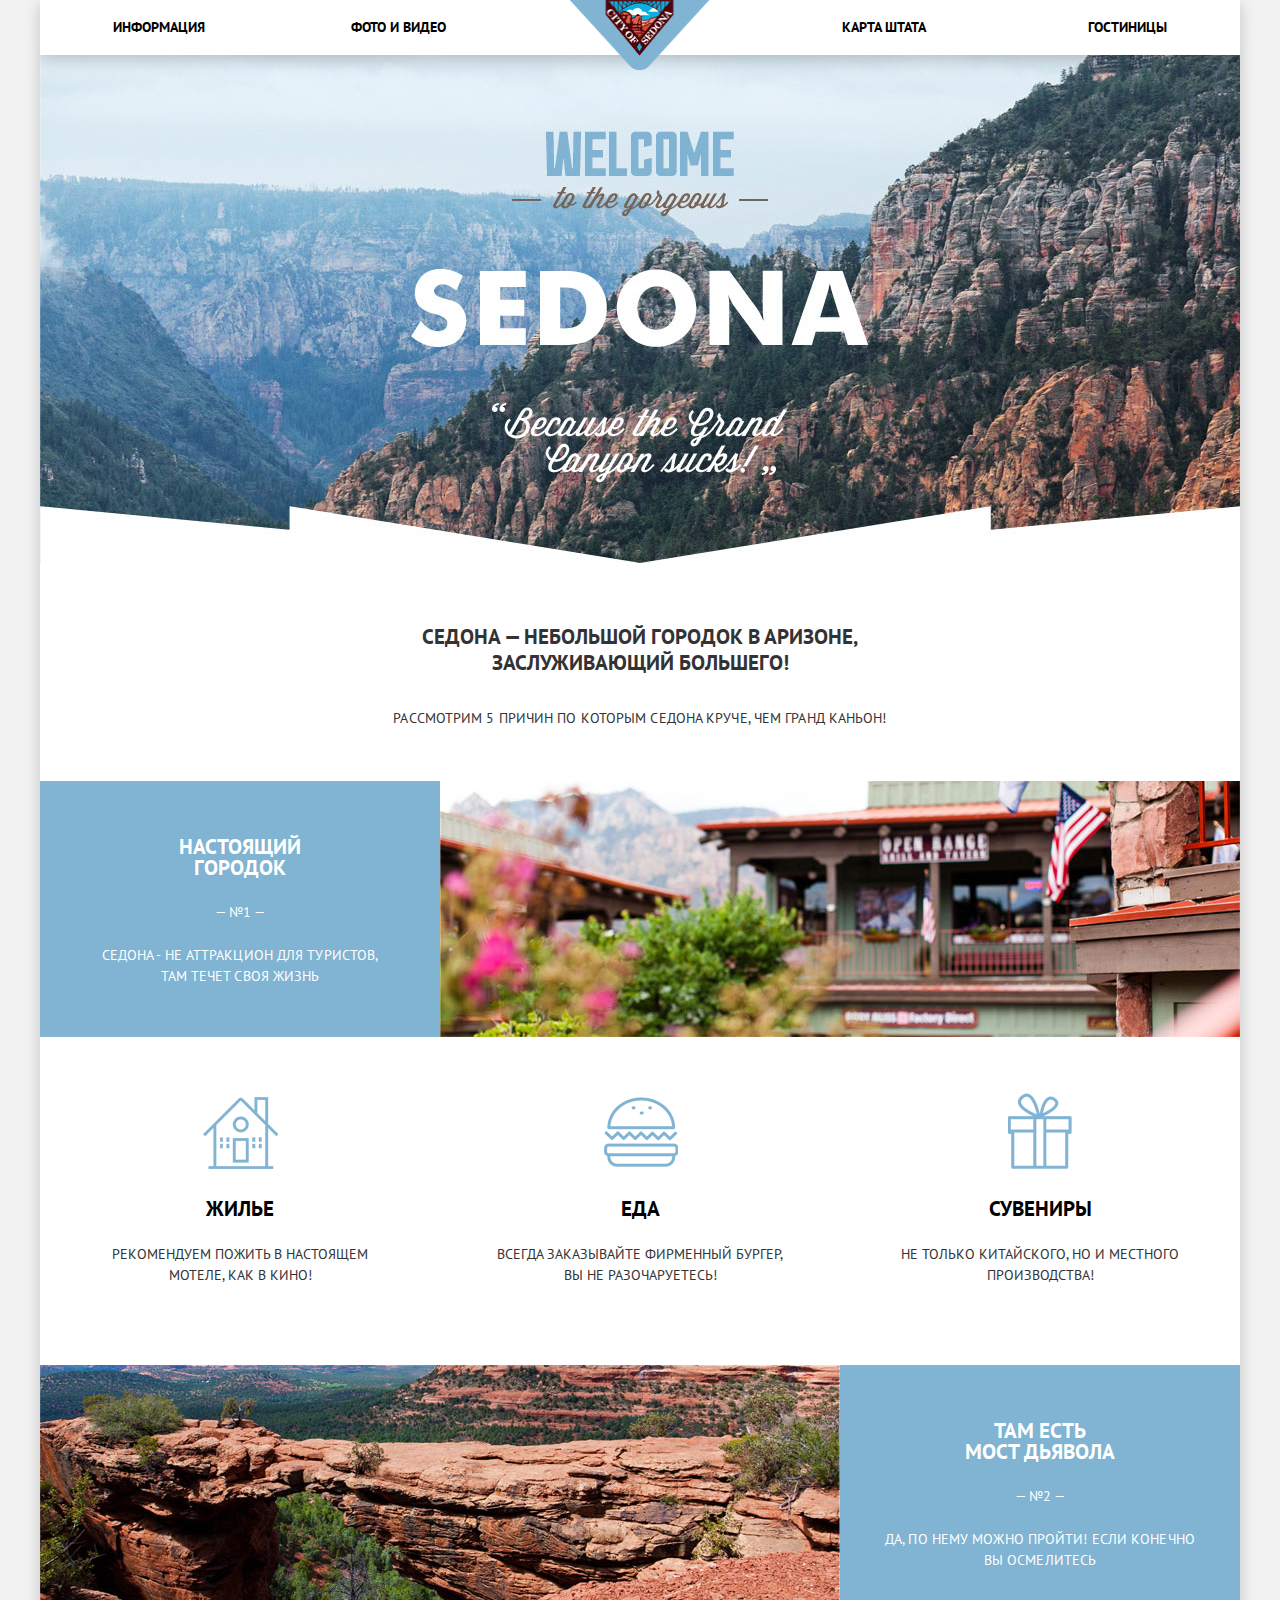
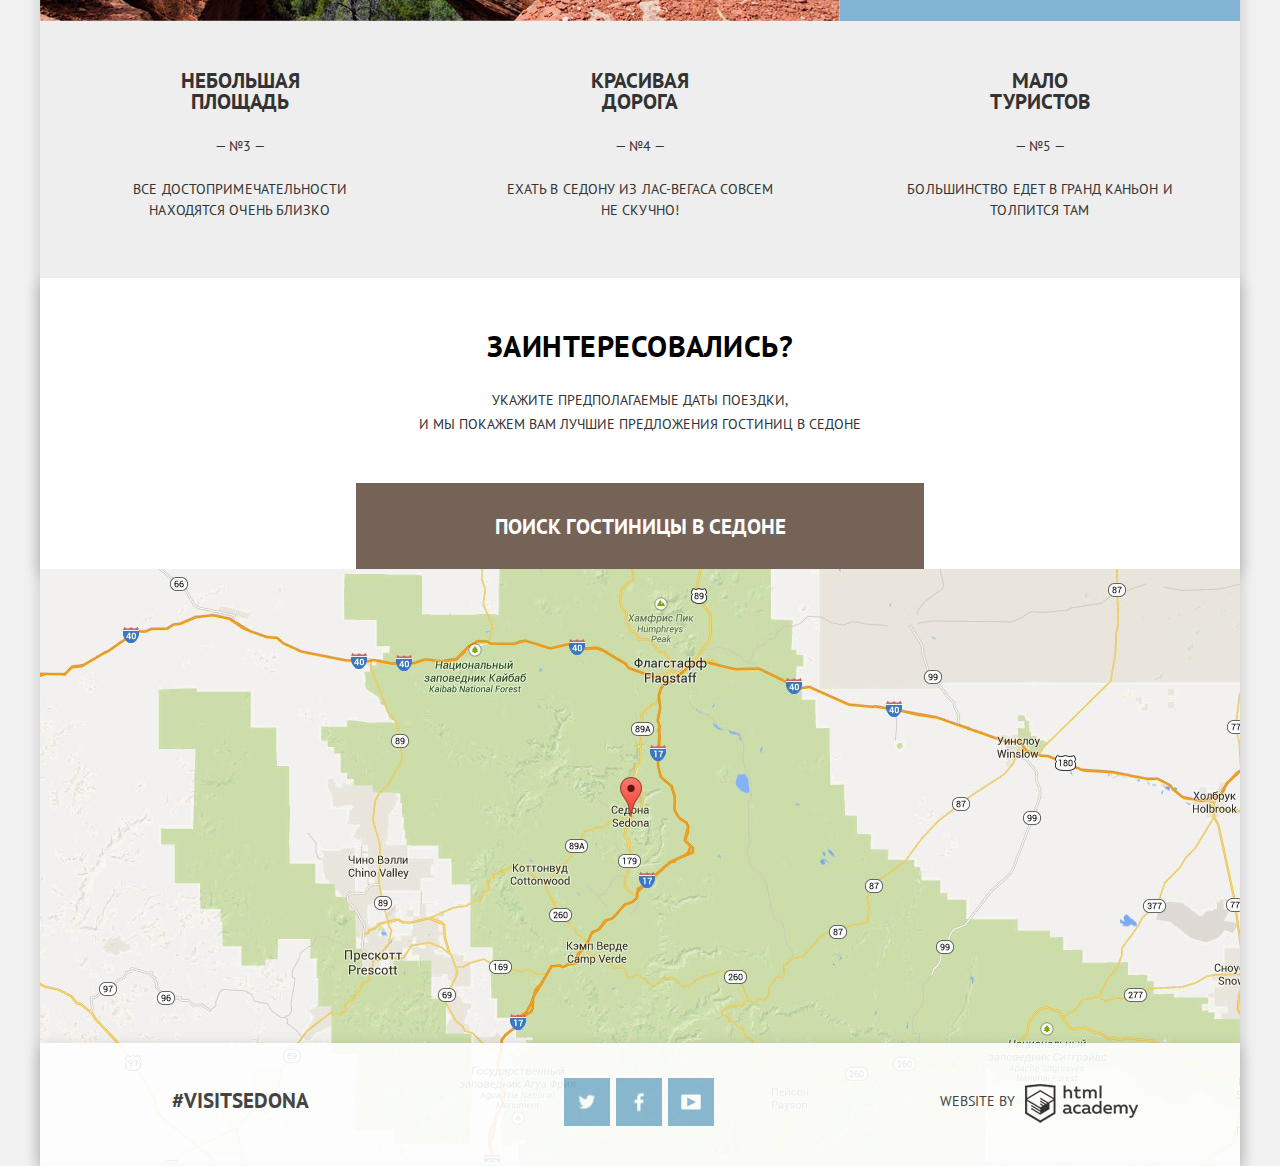
<file: index.html>
<!DOCTYPE html>
<html lang="ru">
  <head>
    <meta charset="utf-8">
    <link href="https://fonts.googleapis.com/css?family=PT+Sans:400,700&subset=cyrillic" rel="stylesheet">
    <link href="css/normalize.css" rel="stylesheet">
    <link href="css/style-min.css" rel="stylesheet">
  </head>
  <body>
    <header class="main-header">
      <div class="container clearfix">
        <nav class="main-navigation">
          <ul>
            <li>
              <a href="#">
                Информация
              </a>
            </li>
            <li>
              <a href="#">
                Фото и видео
              </a>
            </li>
            <li>
              <a href="catalog.html">
                Гостиницы
              </a>
            </li>
            <li>
              <a href="#">
                Карта штата
              </a>
            </li>
          </ul>
        </nav>
        <a href="#" class="header-logo">
          <img src="img/index-logo.png" width="140" height="70" alt="Седона">
        </a>
      </div>
    </header>
    <main class="container">
      <div class="main-title">
        <img src="img/index-mountains.jpg" width="1200" height="508" alt="Горы">
        <b class="index-title-desc">
          Седона — небольшой городок в аризоне, заслуживающий большего!
        </b>
        <p>
          Рассмотрим 5 причин по которым Седона круче, чем Гранд Каньон!
        </p>
      </div>
      <div class="features">
        <div class="features-item clearfix">
          <div class="features-desc city">
            <h2>
              Настоящий городок
            </h2>
            <p class="features-number">
              — №1 —
            </p>
            <p class="features-text">
              Седона - не аттракцион для туристов,
              <br>
              там течет своя жизнь
            </p>
          </div>
          <div class="city-image">
            <img src="img/house-img.jpg" height="256" width="800" alt="Город">
          </div>
        </div>
        <div class="recomendations-block">
          <div class="recomendations-item housing">
            <h3>
              Жилье
            </h3>
            <p>
              Рекомендуем пожить в настоящем мотеле, как в кино!
            </p>
          </div>
          <div class="recomendations-item eat">
            <h3>
              Еда
            </h3>
            <p>
              Всегда заказывайте фирменный бургер, вы не разочаруетесь!
            </p>
          </div>
          <div class="recomendations-item souvenirs">
            <h3>
              Сувениры
            </h3>
            <p>
              Не только китайского, но и местного производства!
            </p>
          </div>
        </div>
        <div class="features-bridge clearfix">
          <div class="features-desc bridge">
            <h2>
              Там есть
              <br>
              мост дьявола
            </h2>
            <p class="features-number">
              — №2 —
            </p>
            <p class="features-text">
              Да, по нему можно пройти! Если конечно вы осмелитесь
            </p>
          </div>
          <div class="bridge-image">
            <img src="img/bridge-img.jpg" height="256" width="800" alt="Мост">
          </div>
        </div>
        <div class="clearfix">
          <div class="features-desc square">
            <h2>
              Небольшая площадь
            </h2>
            <p class="features-number">
              — №3 —
            </p>
            <p class="features-text">
              Все достопримечательности находятся очень близко
            </p>
          </div>
          <div class="features-desc road">
            <h2>
              Красивая дорога
            </h2>
            <p class="features-number">
              — №4 —
            </p>
            <p class="features-text">
              Ехать в Седону из Лас-Вегаса совсем не скучно!
            </p>
          </div>
          <div class="features-desc tourists">
            <h2>
              Мало туристов
            </h2>
            <p class="features-number">
              — №5 —
            </p>
            <p class="features-text">
              Большинство едет в Гранд Каньон и толпится там
            </p>
          </div>
        </div>
      </div>
      <div class="search-block container">
        <h2 class="search-title">
          Заинтересовались?
        </h2>
        <p>
          Укажите предполагаемые даты поездки,
          <br>
          и мы  покажем вам лучшие предложения гостиниц в седоне
        </p>
        <a href="#" class="btn-search">
          Поиск гостиницы в седоне
        </a>
      </div>
      <div>
        <div class="map">
          <iframe src="https://www.google.com/maps/embed?pb=!1m18!1m12!1m3!1d31144.737479295654!2d-111.80183512783616!3d34.86408467299778!2m3!1f0!2f0!3f0!3m2!1i1024!2i768!4f13.1!3m3!1m2!1s0x872da157b96b661f%3A0x4399a99c807eb366!2zMjAgQVotODlBLCBTZWRvbmEsIEFaIDg2MzM2LCDQodCo0JA!5e0!3m2!1sru!2sru!4v1479034373627" width="1200" height="593" frameborder="0" style="border:0" allowfullscreen>
          </iframe>
          <div class="order-form">
            <form action="https://echo.htmlacademy.ru" method="post">
              <div class="date-choose">
                <label class="date-enter" for="date-enter">Дата заезда:</label>
                <input type="text" name="date-enter" id="date-enter">
                <button type="button" title="Выбрать дату">
                </button>
              </div>
              <div class="date-choose">
                <label class="date-out" for="date-out">Дата выезда:</label>
                <input type="text" name="date-out" id="date-out">
                <button type="button" title="Выбрать дату">
                </button>
              </div>
              <div class="guests">
                <div class="adults-guests">
                  <label for="adults">Взрослые:</label>
                  <button type="button" class="adults-minus" title="Убавить">
                  </button>
                  <input type="text" name="adults" id="adults" value="0">
                  <button type="button" class="adults-plus" title="Добавить">
                  </button>
                </div>
                <div class="children-guests">
                  <label for="children">Дети:</label>
                  <button type="button" class="children-minus" title="Убавить">
                  </button>
                  <input type="text" name="childeren" id="children" value="0">
                  <button type="button" class="children-plus" title="Добавить">
                  </button>
                </div>
              </div>
              <input class="form-button" type="submit" value="Найти">
            </form>
          </div>
        </div>
      </div>
    </main>
    <footer class="main-footer container clearfix">
      <div class="hashtag">
        #visitsedona
      </div>
      <section class="footer-social">
        <a href="#" class="social-btn social-btn-tw">
          twitter
        </a>
        <a href="#" class="social-btn social-btn-fb">
          facebook
        </a>
        <a href="#" class="social-btn social-btn-yt">
          Youtube
        </a>
      </section>
      <div class="footer-copyright">
          website by
        <a href="https://htmlacademy.ru/" class="author-logo">
        </a>
      </div>
    </footer>
    <script src="js/script-min.js">
    </script>
  </body>
</html>
</file>
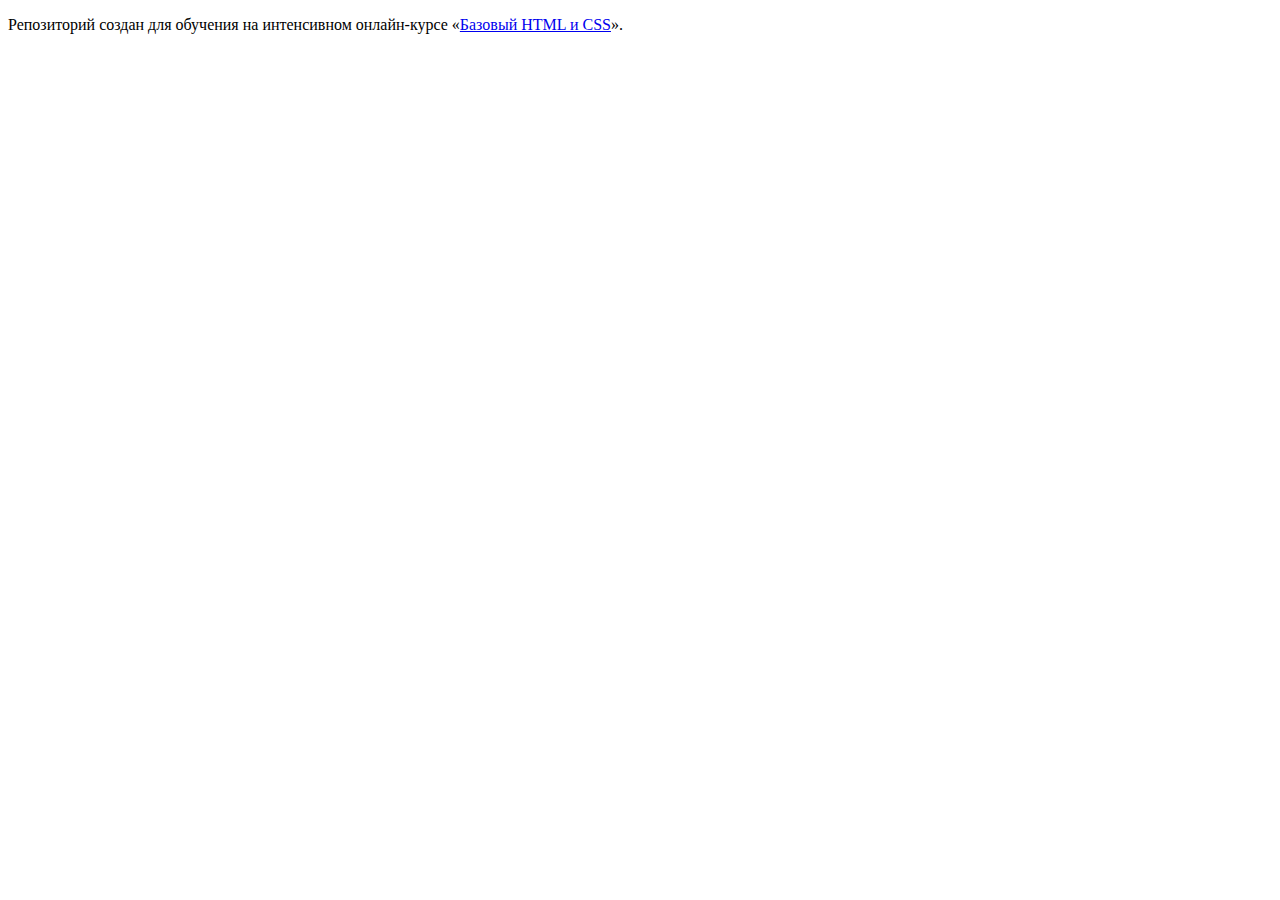
<file: master/index.html>
<!DOCTYPE html>
<html lang="ru">
  <head>
    <meta charset="utf-8">
    <title>HTML Academy: Седона</title>
    <base href="https://htmlacademy-htmlcss.github.io/229762-sedona/master/">
</head>
  <body>

    <p>Репозиторий создан для обучения на интенсивном онлайн‑курсе «<a href="https://htmlacademy.ru/intensive/htmlcss">Базовый HTML и CSS</a>».</p>

  </body>
</html>
</file>
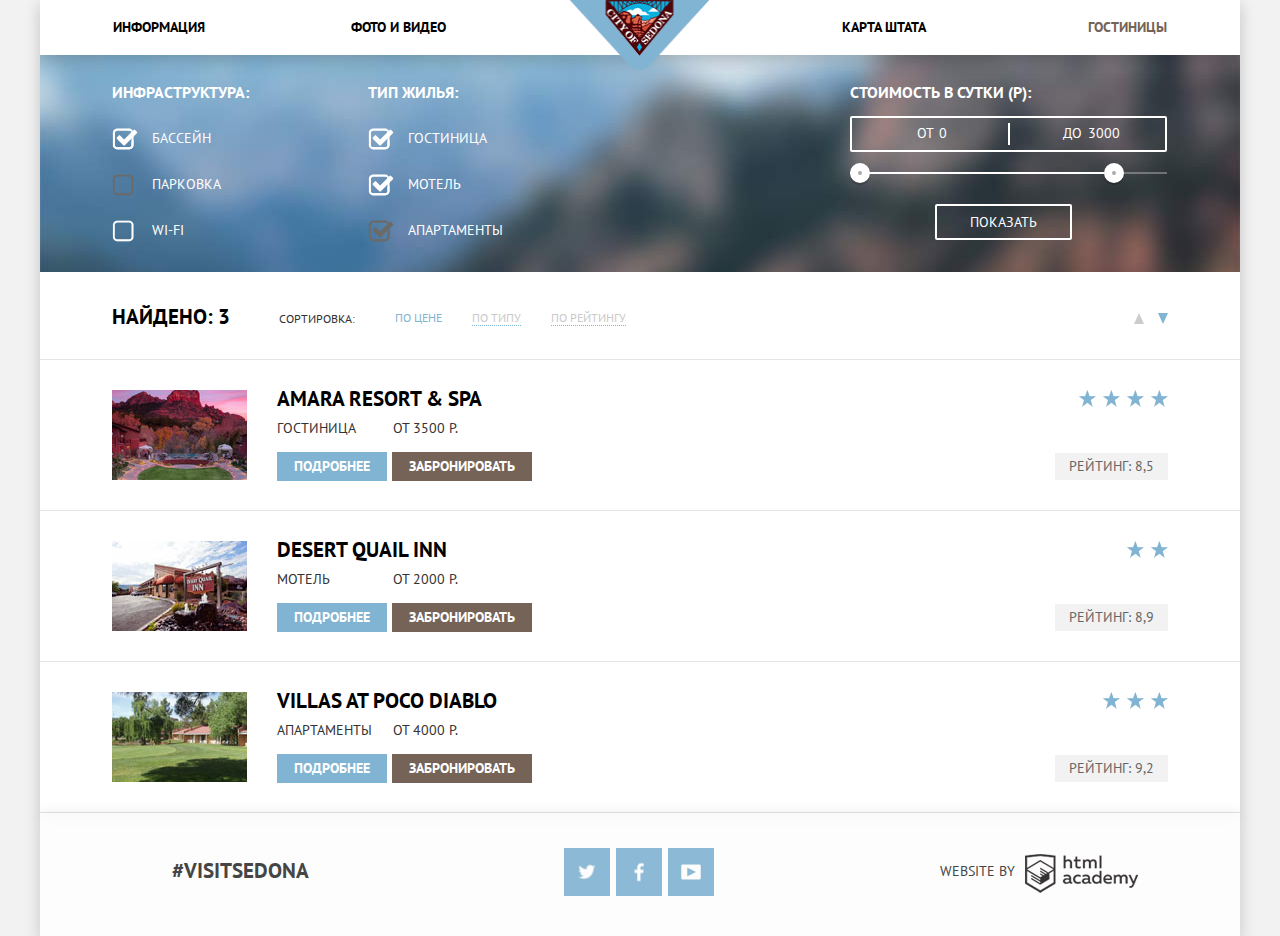
<file: catalog.html>
<!DOCTYPE html>
<html lang="ru">
  <head>
    <meta charset="utf-8">
    <link href="https://fonts.googleapis.com/css?family=PT+Sans:400,700&subset=cyrillic" rel="stylesheet">
    <link href="css/normalize.css" rel="stylesheet">
    <link href="css/style-min.css" rel="stylesheet">
  </head>
  <body>
    <header class="main-header">
      <div class="container clearfix">
        <nav class="main-navigation">
          <ul>
            <li>
              <a href="#">
                Информация
              </a>
            </li>
            <li>
              <a href="#">
                Фото и видео
              </a>
            </li>
            <li>
              <span class="active-menu">
                Гостиницы
              </span>
            </li>
            <li>
              <a href="#">
                Карта штата
              </a>
            </li>
          </ul>
        </nav>
        <a href="index.html" class="header-logo">
          <img src="img/index-logo.png" width="140" height="70" alt="Седона">
        </a>
      </div>
    </header>
    <main class="container">
      <div class="filter clearfix">
        <form action="https://echo.htmlacademy.ru" method="get">
          <fieldset class="filter-infrastructure">
            <legend>
              Инфраструктура:
            </legend>
            <input type="checkbox" id="pool" checked>
            <label for="pool">
              Бассейн
            </label>
            <input type="checkbox" id="parking" disabled>
            <label for="parking">
              Парковка
            </label>
            <input type="checkbox" id="wi-fi">
            <label for="wi-fi">
              wi-fi
            </label>
          </fieldset>
          <fieldset class="filter-housing-type">
            <legend>
              Тип жилья:
            </legend>
            <input type="checkbox" id="hotel" checked>
            <label for="hotel">
              Гостиница
            </label>
            <input type="checkbox" id="motel" checked>
            <label for="motel">
              Мотель
            </label>
            <input type="checkbox" id="apartments" checked disabled>
            <label for="apartments">
              Апартаменты
            </label>
          </fieldset>
          <div class="price-form">
            <div class="filter-range">
              <div class="filter-range-title">Стоимость в сутки (р):</div>
              <div class="price-controls">
                <label class="min-price">от <input type="text" name="min-price" value="0"></label>
                <label class="max-price">до <input type="text" name="max-price" value="3000"></label>
              </div>
              <div class="range-controls">
                <div class="scale">
                  <div class="bar">
                  </div>
                </div>
                <div class="range-toggle range-toggle-min"></div>
                <div class="range-toggle range-toggle-max"></div>
              </div>
              <button class="btn-transparent" type="submit">
                Показать
              </button>
            </div>
          </div>
        </form>
      </div>
      <div class="sort-filter clearfix"> 
        <h2>
          Найдено: 3
        </h2>
        <span>
          Сортировка:
        </span>
        <ul class="sort-elements">
          <li class="active-sort">
            <a href="#">
              По цене
            </a>
          </li>
          <li>
            <a href="#">
              По типу
            </a>
          </li>
          <li>
            <a href="#">
              По рейтингу
            </a>
          </li>
        </ul> 
        <div class="triangles">
          <a href="#" class="triangle-up">
          </a>
          <a href="#" class="triangle-down">
          </a>
        </div>
      </div>
      <div class="catalog-items">
        <div class="catalog-item clearfix">
          <div class="catalog-item-img">
            <img src="img/hotel-img.jpg" width="135" height="90"  alt="Гостиница">
          </div>
          <div class="item-desc">
            <h2 class="item-desc-title">
              Amara resort & spa
            </h2>
            <span class="catalog-item-type">
              Гостиница
            </span>
            <span class="catalog-item-price">
              от 3500 р.
            </span>
            <a class="btn-more">
              Подробнее
            </a>
            <a class="btn-reserve">
              Забронировать
            </a>
           </div>
           <div class="catalog-item-rating">
             <div class="stars">
               <div class="star">
               </div>
               <div class="star">
               </div>
               <div class="star">
               </div>
               <div class="star">
               </div>
             </div>
             <div class="rating-block">
               <span>
                 Рейтинг: 8,5
               </span>
             </div>
          </div>
        </div>
        <div class="catalog-item clearfix">
          <div class="catalog-item-img">
            <img src="img/motel-img.jpg" width="135" height="90" alt="Мотель">
          </div>
          <div class="item-desc">
            <h2 class="item-desc-title">
              Desert quail inn
            </h2>
            <span class="catalog-item-type">
              Мотель
            </span>
            <span class="catalog-item-price">
              от 2000 р.
            </span>
            <a class="btn-more">
              Подробнее
            </a>
            <a class="btn-reserve">
              Забронировать
            </a>
          </div>
          <div class="catalog-item-rating">
            <div class="stars">
              <div class="star">
              </div>
              <div class="star">
              </div>
            </div>
            <div class="rating-block">
              <span>
                Рейтинг: 8,9
              </span>  
            </div>
          </div>
        </div>
        <div class="catalog-item clearfix">
          <div class="catalog-item-img">
            <img src="img/apartments-img.jpg" width="135" height="90" alt="Мотель">
          </div>
          <div class="item-desc">
            <h2 class="item-desc-title">
              Villas at poco diablo
            </h2>
            <span class="catalog-item-type">
              Апартаменты
            </span>
            <span class="catalog-item-price">
              от 4000 р.
            </span>
            <a class="btn-more">
              Подробнее
            </a>
            <a class="btn-reserve">
              Забронировать
            </a>
          </div>
          <div class="catalog-item-rating">
            <div class="stars">
              <div class="star">
              </div>
              <div class="star">
              </div>
              <div class="star">
              </div>
            </div>
            <div class="rating-block">
              <span>
                Рейтинг: 9,2
              </span>  
            </div>
          </div>
        </div>
      </div>
    </main>
    <footer class="main-footer container clearfix">
      <div class="hashtag">
        #visitsedona
      </div>
      <section class="footer-social">
        <a href="#" class="social-btn social-btn-tw">
          twitter
        </a>
        <a href="#" class="social-btn social-btn-fb">
          facebook
        </a>
        <a href="#" class="social-btn social-btn-yt">
          Youtube
        </a>
      </section>
      <div class="footer-copyright">
          website by
        <a href="https://htmlacademy.ru/" class="author-logo">
        </a>
      </div>
    </footer>
  </body>
</html>
</file>
<file: css/style-min.css>
body{min-width:1200px;font-size:14px;line-height:21px;color:#333;font-weight:regular;font-family:"PT Sans","Arial",sans-serif;text-transform:uppercase;background-color:#f2f2f2}h2{font-size:21px;line-height:26px;color:#000;font-weight:700;font-family:"PT Sans","Arial",sans-serif}h3{font-size:21px;line-height:21px;color:#000;font-weight:700;font-family:"PT Sans","Arial",sans-serif}img{max-width:100%;max-height:auto}.sprite{background-image:url(spritesheet.png);background-repeat:no-repeat;display:block}.container{width:1200px;padding:0;margin:0 auto;background:#fff;box-shadow:0 5px 15px 0 rgba(0,0,0,0.2)}.clearfix::after{content:"";display:table;clear:both}.main-header{position:relative}.main-navigation{position:relative;width:1200px;margin:0 auto}.main-navigation .active-menu{color:#766357}.main-navigation .active-menu:hover{color:#604e43}.main-navigation .active-menu:active{opacity:.3}.header-logo{position:absolute;left:50%;margin-left:-70px;z-index:10;top:0}.main-navigation ul{margin:0;padding:0;list-style:none;font-size:0}.main-navigation li{display:inline-block;vertical-align:top;padding:17px 73px}.main-navigation li:nth-child(1+4n),.main-navigation li:nth-child(2+4n){float:left}.main-navigation li:nth-child(3n),.main-navigation li:nth-child(4n){float:right}.main-navigation li:last-child{margin-right:16px}.main-navigation a,.main-navigation span{display:block;font-size:14px;font-weight:700;color:#000;text-decoration:none;cursor:pointer}.main-navigation a:hover{color:#81b3d2}.main-navigation a:active{color:#000;opacity:.3}.main-title{width:1200px;background-color:##877171;text-align:center;color:#333}.index-title-desc{display:inline-block;vertical-align:top;width:460px;font-size:21px;line-height:26px;text-align:center;margin:0 auto;margin-top:55px;margin-bottom:15px}.main-title p{font-size:14px;line-height:26px;color:#333;margin-bottom:50px;letter-spacing:.1px}.features-desc{color:#fff;float:left;width:310px;height:180px;background-color:#81b3d2;padding:38px 45px;text-align:center}.features .square,.features .road,.features .tourists{color:inherit;padding:32px 60px;background-color:#eee;width:280px;height:193px}.features-desc h2{color:#fff;text-align:center;padding:0 75px;line-height:21px;margin:0;margin-top:17px;margin-bottom:24px}.square h2,.road h2,.tourists h2{color:inherit}.features-number{text-align:center;margin-bottom:22px}.features-text{letter-spacing:.1px}.bridge{float:right}.bridge-image{float:right}.features-bridge img{display:block;float:left}.city-image{float:right;height:256px}.recomendations-item{float:left;width:300px;width:300px;text-align:center;padding:55px 50px;padding-bottom:65px}.recomendations-item h3{margin-bottom:25px;margin-top:106px}.housing{background-image:url(../img/housing-icon.png);background-repeat:no-repeat;background-position:163px 60px}.eat{background-image:url(../img/eat-icon.png);background-repeat:no-repeat;background-position:164px 60px}.souvenirs{background-image:url(../img/souvenirs-icon.png);background-repeat:no-repeat;background-position:168px 56px}.features-bridge{height:256px}.features-bridge-image{float:left}.search-title{font-size:30px;line-height:24px;margin-bottom:30px;letter-spacing:.5px}.search-block{height:260px;text-align:center;text-align:center;padding-top:31px;line-height:24px}.search-block p{margin:0 auto;width:450px;margin-bottom:47px}.btn-search{display:block;box-sizing:border-box;width:568px;color:#fff;background-color:#766357;margin:0 auto;text-decoration:none;padding:31px 130px;font-size:21px;line-height:26px;font-weight:700;letter-spacing:0}.map{position:relative;height:593px;width:1200px;background-color:#b4c19f;background-image:url(../img/map.jpg);background-repeat:no-repeat}.map iframe{position:absolute}.order-form{display:block;position:absolute;width:461px;height:288px;background-color:#fff;padding:53px;z-index:10;left:50%;margin-left:-283px}.order-form-hidden{display:none}.order-form-show{display:block;animation:bounce .6s}.date-choose{margin-bottom:28px;position:relative}.date-choose label{font-size:14px;line-height:26px;font-weight:700;letter-spacing:.6px}.date-out{margin-right:10px}.date-enter{margin-right:13px}.date-choose input{margin:0;width:307px;height:34px;background-color:#f2f2f2;border:2px solid transparent;border-left:1px solid transparent;border-right:none}.date-choose input:hover{background-color:#ebebeb}.date-choose input:active{width:307px;height:34px;background-color:#fff;border-top:2px solid #e5e5e5;border-bottom:2px solid #e5e5e5;border-left:1px solid #e5e5e5}.date-choose button{display:inline-block;vertical-align:top;position:absolute;height:39px;width:40px;background-color:#f2f2f2;background-image:url(../img/sprite.png);background-repeat:no-repeat;background-position:-0 -0;border:none;cursor:pointer}button:hover{background-position:0 -84px}.date-choose button:active{background-position:0 -42px}.date-choose .guests{position:relative;height:38px;margin-bottom:55px}.guests input{display:block;float:left;height:38px;width:38px;background-color:#f2f2f2;border:none;padding:0;text-align:center}.guests button{display:block;position:relative;float:left;background-color:#f2f2f2;width:38px;height:38px;border:none;margin:0;padding:0;cursor:pointer}.children-minus:hover::before,.adults-minus:hover::before,.children-plus:hover::before,.children-plus:hover::after,.adults-plus:hover::before,.adults-plus:hover::after{background-color:#000}.children-minus:active::before,.adults-minus:active::before,.children-plus:active::before,.children-plus:active::after,.adults-plus:active::before,.adults-plus:active::after{background-color:#81b3d2}.children-minus::before,.adults-minus::before{content:"";position:absolute;width:12px;height:3px;background-color:#a9a9a9;top:18px;left:13px}.children-plus::before,.adults-plus::before{content:"";position:absolute;width:11px;height:3px;background-color:#a9a9a9;top:18px;right:13px}.children-plus::after,.adults-plus::after{content:"";position:absolute;width:3px;height:11px;background-color:#a9a9a9;top:14px;right:17px}.adults-guests label,.children-guests label{margin-right:37px;font-size:14px;line-height:26px;font-weight:700;letter-spacing:.6px;display:inline-block;vertical-align:middle;float:left;margin-top:8px}.children-guests label{margin-right:27px}.children-guests{float:right}.adults-guests{float:left}.form-button{padding:16px 197px;color:#fff;background-color:#81b3d2;border:none;text-transform:uppercase;font-size:21px;line-height:26px;font-weight:700;cursor:pointer}.form-button:hover{background-color:#669ec0}.form-button:active{background-color:#5496bd;color:rgba(255,255,255,0.3)}.main-footer{margin-top:-119px;z-index:10;opacity:.9;background:#fff}.hashtag{float:left;text-align:center;margin-top:10px;font-size:21px;line-height:26px;font-weight:700;width:200px;padding:35px 100px}.footer-social{float:left;text-align:center;opacity:1;width:200px;padding:35px 100px}.social-btn{display:inline-block;vertical-align:top;width:46px;height:48px;font-size:0;background-color:#81b3d2;position:relative;margin-right:2px;margin-bottom:5px}.social-btn:hover{background-color:#669ec0}.social-btn:active{background-color:#5496bd}.social-btn:active::before{opacity:.3}.social-btn::before{content:"";position:absolute;top:50%;left:50%;transform:translate(-50%,-50%);background-image:url(../img/sprite.png);background-repeat:no-repeat}.social-btn-tw::before{width:17px;height:15px;background-position:-10px -380px}.social-btn-fb::before{width:10px;height:19px;background-position:-10px -304px}.social-btn-yt::before{width:20px;height:16px;background-position:-10px -415px}.footer-copyright{width:200px;float:left;padding:35px 100px;line-height:47px}.footer-copyright .author-logo{display:block;background-image:url(../img/sprite-academy.png);background-repeat:no-repeat;background-position:-10px -10px;height:45px;width:115px;float:right;cursor:pointer;margin-top:6px}.footer-copyright .author-logo:hover{background-position:-10px -128px}.footer-copyright .author-logo:active{background-position:-10px -69px}.filter{color:#fff;background-color:#30546c;background-image:url(../img/filter-background.jpg);box-sizing:border-box;padding:27px 59px;padding-bottom:6px}input[type="checkbox"]{display:none}input[type="checkbox"] + label{display:block;padding:0;margin:25px 0;line-height:21px;padding-left:40px;position:relative;cursor:pointer}input[type="checkbox"] + label::before{content:"";display:block;background-image:url(../img/sprite.png);width:22px;height:22px;background-position:-10px -136px;position:absolute;top:0;left:0}input[type="checkbox"]:checked + label::before{content:""}input[type="checkbox"]:checked + label::after{content:"";position:absolute;top:0;left:0;width:26px;height:22px;background-position:-10px -220px;background-image:url(../img/sprite.png);background-repeat:no-repeat}input[type="checkbox"]:disabled + label::before{content:"";background-image:url(../img/sprite.png);background-repeat:no-repeat;width:22px;height:22px;background-position:-10px -178px}input[type="checkbox"]:checked:disabled + label::after{content:"";background-image:url(../img/sprite.png);background-repeat:no-repeat;width:26px;height:22px;background-position:-10px -262px}.filter-infrastructure,.filter-housing-type{border:none;width:230px;float:left;padding:0 11px}.filter-infrastructure legend,.filter-housing-type legend{font-size:16px;font-weight:700}.price-form{float:right}.sort-filter{padding:29px 72px;border-bottom:1px solid #e5e5e5}.sort-elements a{color:#cacaca;border-bottom:1px #81b3d2 dotted}.sort-elements a:hover{color:#81b3d2}.sort-elements a:active{color:#000;border:none}.active-sort a{color:#81b3d2;border:none}.sort-filter h2{display:inline-block;float:left;margin:0;vertical-align:baseline;margin-top:3px}.sort-filter > span{float:left;margin-left:49px;margin-right:40px;margin-top:9px;font-size:12px;line-height:18px}.sort-elements{list-style:none;font-size:12px;line-height:18px;margin-top:8px}.sort-elements li{display:inline-block;float:left;vertical-align:top;margin-right:30px}.sort-elements a{text-decoration:none}.triangles{float:right;width:34px;height:15px}.triangles .triangle-up{float:left;border:5px solid transparent;border-bottom:11px solid #ccc;border-top:1px;display:inline-block;vertical-align:top;width:0;height:0}.triangles .triangle-down{float:right;border:5px solid transparent;border-top:11px solid #81b3d2;border-bottom:1px;display:inline-block;vertical-align:top;width:0;height:0}.triangles .triangle-up:hover{border-bottom:11px solid #000}.triangles .triangle-down:active{border-top:11px solid #81b3d2}.triangles .triangle-up:active{border-bottom:11px solid #81b3d2}.catalog-item-img{float:left}.catalog-item{border-bottom:1px solid #e5e5e5;padding:30px 72px;padding-bottom:24px}.catalog-item:last-child{margin-bottom:119px}.item-desc{float:left;width:300px;margin-left:30px}.catalog-item-rating{float:right;width:115px}.catalog-item-rating .stars{width:115px;height:20px;margin-bottom:43px}.catalog-item-rating .star{float:right;margin-left:7px;display:inline-block;vertical-align:top;background-image:url(../img/sprite.png);width:17px;height:17px;background-position:-10px -343px}.catalog-item-rating .rating-block{float:right;padding:3px 14px;background-color:#f2f2f2;color:#666}.item-desc span{display:inline-block;vertical-align:top;width:112px;margin-bottom:13px}.item-desc-title{margin:0;line-height:17px;margin-bottom:11px;cursor:pointer}.item-desc-title:hover{color:#81b3d2}.item-desc-title:active{color:#b2b2b2}.item-desc a{display:inline-block;vertical-align:top;padding:4px 17px;color:#fff;cursor:pointer;margin-right:1px;margin-bottom:5px;font-weight:700}.item-desc .btn-more{background-color:#81b3d2}.item-desc .btn-more:hover{background-color:#669ec0}.item-desc .btn-more:active{background-color:#5496bd;color:rgba(255,255,255,0.3)}.item-desc .btn-reserve{background-color:#766357}.item-desc .btn-reserve:hover{background-color:#604e43}.item-desc .btn-reserve:active{background-color:#503e33;color:rgba(255,255,255,0.3)}.filter-range{margin-right:14px}.filter-range-title{margin-bottom:13px;font-weight:700;font-size:16px;line-height:21px}.price-controls{position:relative;height:32px;margin-bottom:20px;font-size:0;border:2px solid #fff;border-radius:2px}.price-controls::after{content:"";position:absolute;top:50%;left:50%;width:2px;height:22px;background:#fff;transform:translate(-50%,-50%)}.price-controls label{display:inline-block;font-size:14px;line-height:38px;vertical-align:top;cursor:pointer}.price-controls .min-price,.price-controls .max-price{width:93px;padding-left:65px;margin-top:-4px}.price-controls .max-price{width:102px;padding-left:53px}.price-controls input{line-height:21px;width:50px;margin:0;color:inherit;background:none;border:none;margin-top:-1px}.range-controls{position:relative;margin-bottom:30px}.range-controls .scale{height:2px;background:rgba(255,255,255,0.3)}.range-controls .bar{width:80%;height:2px;background:#fff}.range-toggle{position:absolute;top:-9px;width:4px;height:4px;background:#ababab;border:8px solid #fff;border-radius:50%;box-shadow:0 2px 1px 0 rgba(0,1,1,0.2);cursor:pointer}.range-toggle:hover{background:#1c4f80}.range-toggle-min{left:0}.range-toggle-max{left:80%}.btn-transparent{display:block;margin:0 auto;margin-right:95px;padding:6px 33px;line-height:20px;color:#fff;text-transform:uppercase;background:transparent;border:2px solid #fff;border-radius:2px;cursor:pointer}.btn-transparent:hover{color:#000;background:#fff}.modal-error{animation:shake .9s}@keyframes bounce{0%{transform:translateY(300px)}70%{transform:translateY(30px)}90%{transform:translateY(-10px)}100%{transform:translateY(0)}}@keyframes shake{0%,100%{transform:translateX(0)}10%,30%,50%,70%,90%{transform:translateX(-10px)}20%,40%,60%,80%{transform:translateX(10px)}}.sprite-academy-logo{width:113px;height:39px;background-position:-10px -10px}.sprite-academy-logo-down{width:113px;height:39px;background-position:-10px -69px}.sprite-academy-logo-hvr{width:113px;height:39px;background-position:-10px -128px}.sprite{background-image:url(spritesheet.png);background-repeat:no-repeat;display:block}.sprite-calendar-icon{width:21px;height:22px;background-position:-10px -10px}.sprite-calendar-icon-down{width:21px;height:22px;background-position:-10px -52px}.sprite-calendar-icon-hvr{width:21px;height:22px;background-position:-10px -94px}.sprite-checkbox-icon{width:22px;height:22px;background-position:-10px -136px}.sprite-checkbox-icon-disabled{width:22px;height:22px;background-position:-10px -178px}.sprite-checked-icon{width:26px;height:22px;background-position:-10px -220px}.sprite-checked-icon-disabled{width:26px;height:22px;background-position:-10px -262px}.sprite-fb-icon{width:10px;height:19px;background-position:-10px -304px}.sprite-star-icon{width:17px;height:17px;background-position:-10px -343px}.sprite-tweeter-icon{width:17px;height:15px;background-position:-10px -380px}.sprite-yt-icon{width:20px;height:16px;background-position:-10px -415px}
</file>
